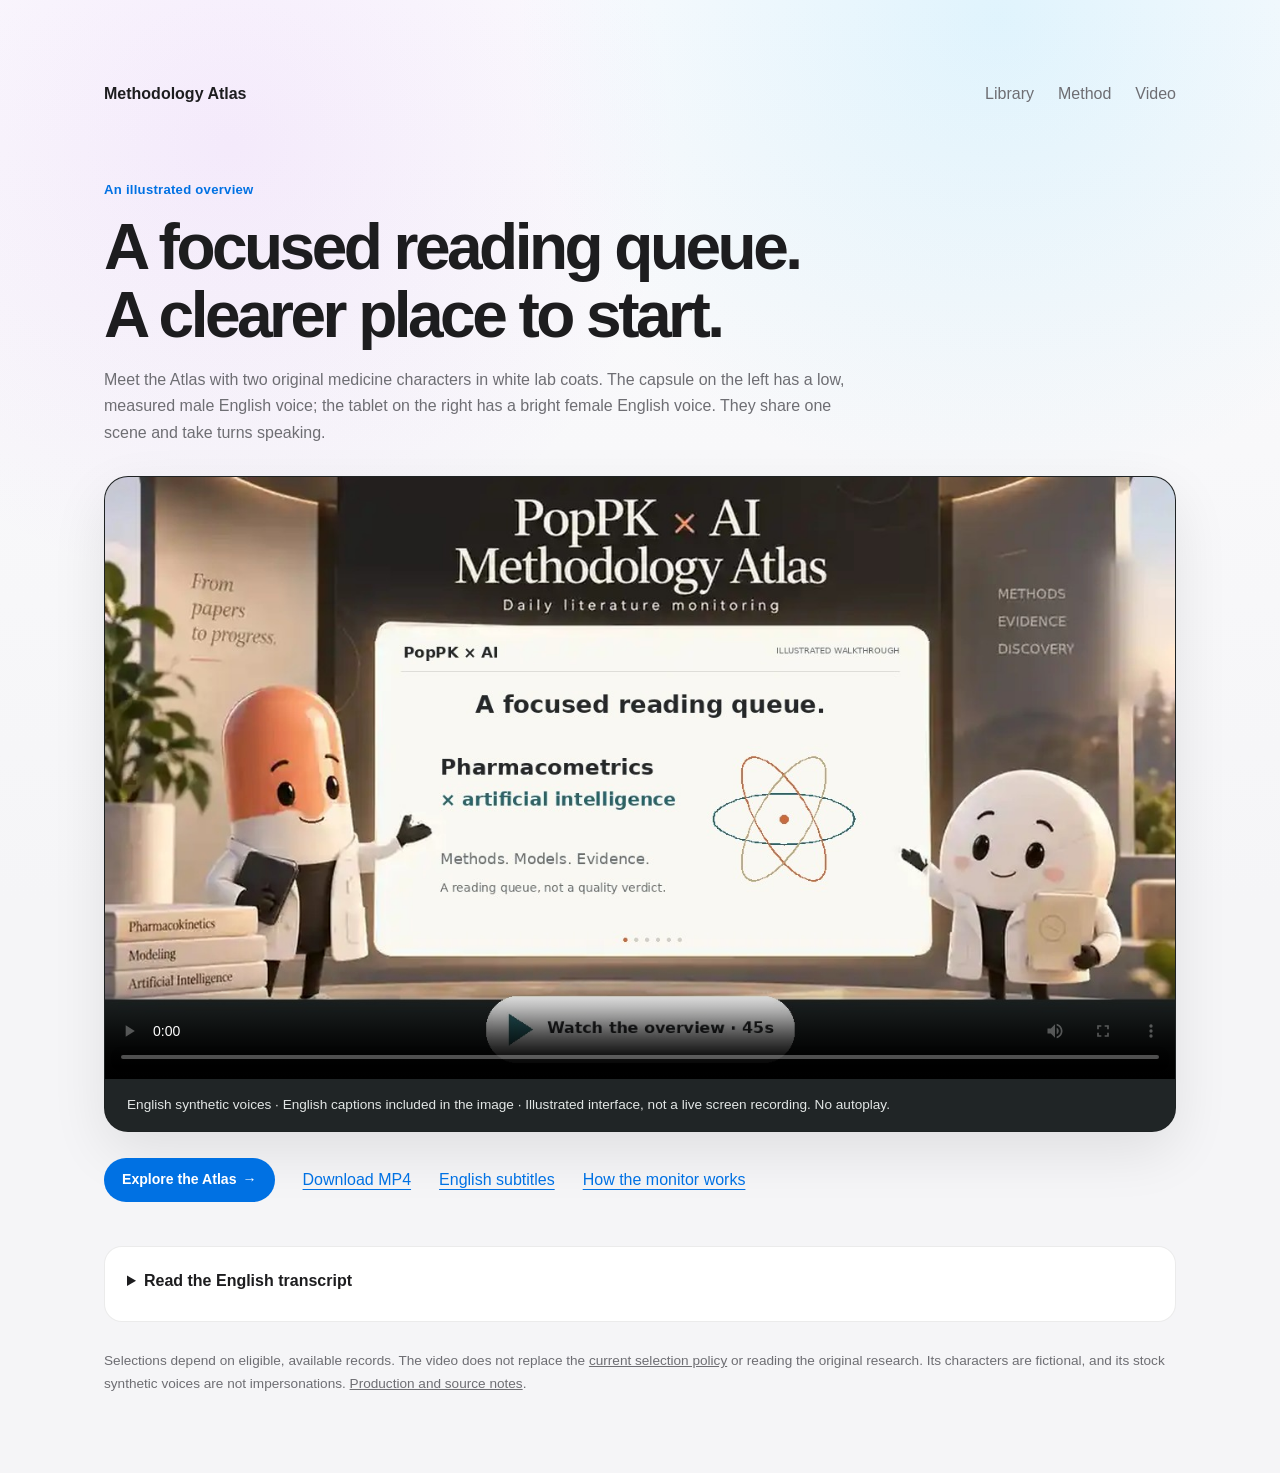
<file: docs/explainer.html>
<!doctype html>
<html lang="en">
<head>
  <meta charset="utf-8">
  <meta name="viewport" content="width=device-width, initial-scale=1">
  <meta name="color-scheme" content="light dark">
  <meta name="description" content="An illustrated, two-voice English walkthrough of the PopPK × AI Methodology Atlas.">
  <title>Watch the overview · PopPK × AI Methodology Atlas</title>
  <link rel="canonical" href="https://nakamarusan.github.io/poppk-ai-literature-monitor/explainer.html">
  <link rel="icon" href="./assets/mark.svg" type="image/svg+xml">
  <link rel="stylesheet" href="./assets/styles.css">
  <style>
    .video-main { max-width: 1120px; margin: 0 auto; padding: 72px 24px 64px; }
    .video-nav { display: flex; flex-wrap: wrap; gap: 24px; align-items: center; margin-bottom: 64px; }
    .video-nav a { color: var(--secondary); text-decoration: none; min-height: 44px; display: inline-flex; align-items: center; }
    .video-nav a:first-child { margin-right: auto; color: var(--text); font-weight: 650; }
    h1 { font-size: clamp(2.2rem, 6vw, 4rem); line-height: 1.05; letter-spacing: -.055em; margin: 0 0 18px; }
    .video-lead { max-width: 760px; color: var(--secondary); line-height: 1.65; margin: 0 0 30px; }
    .video-frame { margin: 0; border: 1px solid var(--line); border-radius: 24px; overflow: hidden; background: #202526; box-shadow: var(--shadow-medium); }
    video { display: block; width: 100%; aspect-ratio: 16/9; background: #202526; }
    .video-caption { padding: 16px 22px; color: #e2e6e5; font-size: .85rem; line-height: 1.5; }
    .video-actions { display: flex; gap: 16px 28px; flex-wrap: wrap; margin: 26px 0 44px; align-items: center; }
    .video-actions a { min-height: 44px; display: inline-flex; align-items: center; }
    .video-actions a:not(.primary-button) { color: var(--blue); text-underline-offset: 4px; }
    .video-transcript { border: 1px solid var(--line); padding: 22px; border-radius: 18px; background: var(--surface-solid); }
    .video-transcript summary { cursor: pointer; font-weight: 650; min-height: 30px; }
    .video-transcript p { color: var(--secondary); line-height: 1.75; }
    .video-transcript strong { color: var(--text); }
    .video-notes { color: var(--secondary); font-size: .85rem; line-height: 1.65; margin-top: 28px; }
    a:focus-visible, summary:focus-visible { outline: 3px solid var(--blue); outline-offset: 4px; }
    @media (max-width: 600px) { .video-main { padding: 24px 16px 40px; } .video-nav { margin-bottom: 40px; gap: 18px; } .video-frame { border-radius: 14px; } }
  </style>
</head>
<body>
  <a class="skip-link" href="#overview">Skip to the video</a>
  <main class="video-main">
    <nav class="video-nav" aria-label="Primary navigation">
      <a href="./">Methodology Atlas</a><a href="./">Library</a><a href="./method.html">Method</a>
      <a href="./explainer.html" aria-current="page">Video</a>
    </nav>
    <p class="eyebrow">An illustrated overview</p>
    <h1 id="overview">A focused reading queue.<br>A clearer place to start.</h1>
    <p class="video-lead">Meet the Atlas with two original medicine characters in white lab coats. The capsule on the left has a low, measured male English voice; the tablet on the right has a bright female English voice. They share one scene and take turns speaking.</p>
    <figure class="video-frame">
      <video controls playsinline preload="metadata" poster="./media/atlas-explainer-poster.jpg" aria-label="PopPK and AI Atlas illustrated overview with two English voices">
        <source src="./media/atlas-explainer.mp4" type="video/mp4">
        <track kind="captions" src="./media/atlas-explainer.vtt" srclang="en" label="English — speaker labels">
        Your browser does not support embedded video. <a href="./media/atlas-explainer.mp4">Open the MP4.</a>
      </video>
      <figcaption class="video-caption">English synthetic voices · English captions included in the image · Illustrated interface, not a live screen recording. No autoplay.</figcaption>
    </figure>
    <div class="video-actions">
      <a class="primary-button" href="./">Explore the Atlas <span aria-hidden="true"> →</span></a>
      <a href="./media/atlas-explainer.mp4" download>Download MP4</a>
      <a href="./media/atlas-explainer.srt" download>English subtitles</a>
      <a href="./method.html">How the monitor works</a>
    </div>
    <details class="video-transcript">
      <summary>Read the English transcript</summary>
      <p><strong>Capsule:</strong> Meet the PopPK and AI Methodology Atlas. A focused reading queue for pharmacometrics and artificial intelligence.</p>
      <p><strong>Tablet:</strong> It searches daily. No new match? Discover an unreported paper from 2020 onward.</p>
      <p><strong>Capsule:</strong> Each brief covers the problem, contribution, new possibilities, and significance. Interpretations use abstracts only.</p>
      <p><strong>Tablet:</strong> Search, filter, and compare. Relevance measures topic fit, not scientific quality.</p>
      <p><strong>Capsule:</strong> Every selected paper is saved in the library. GitHub notifications, daily reports, and the website keep your reading queue up to date.</p>
      <p><strong>Tablet:</strong> Read. Compare. Verify. Open the Atlas, find your next paper, and explore the method.</p>
    </details>
    <p class="video-notes">Selections depend on eligible, available records. The video does not replace the <a href="./method.html">current selection policy</a> or reading the original research. Its characters are fictional, and its stock synthetic voices are not impersonations. <a href="https://github.com/Nakamarusan/poppk-ai-literature-monitor/blob/main/docs/media/README.md">Production and source notes</a>.</p>
  </main>
</body>
</html>
</file>
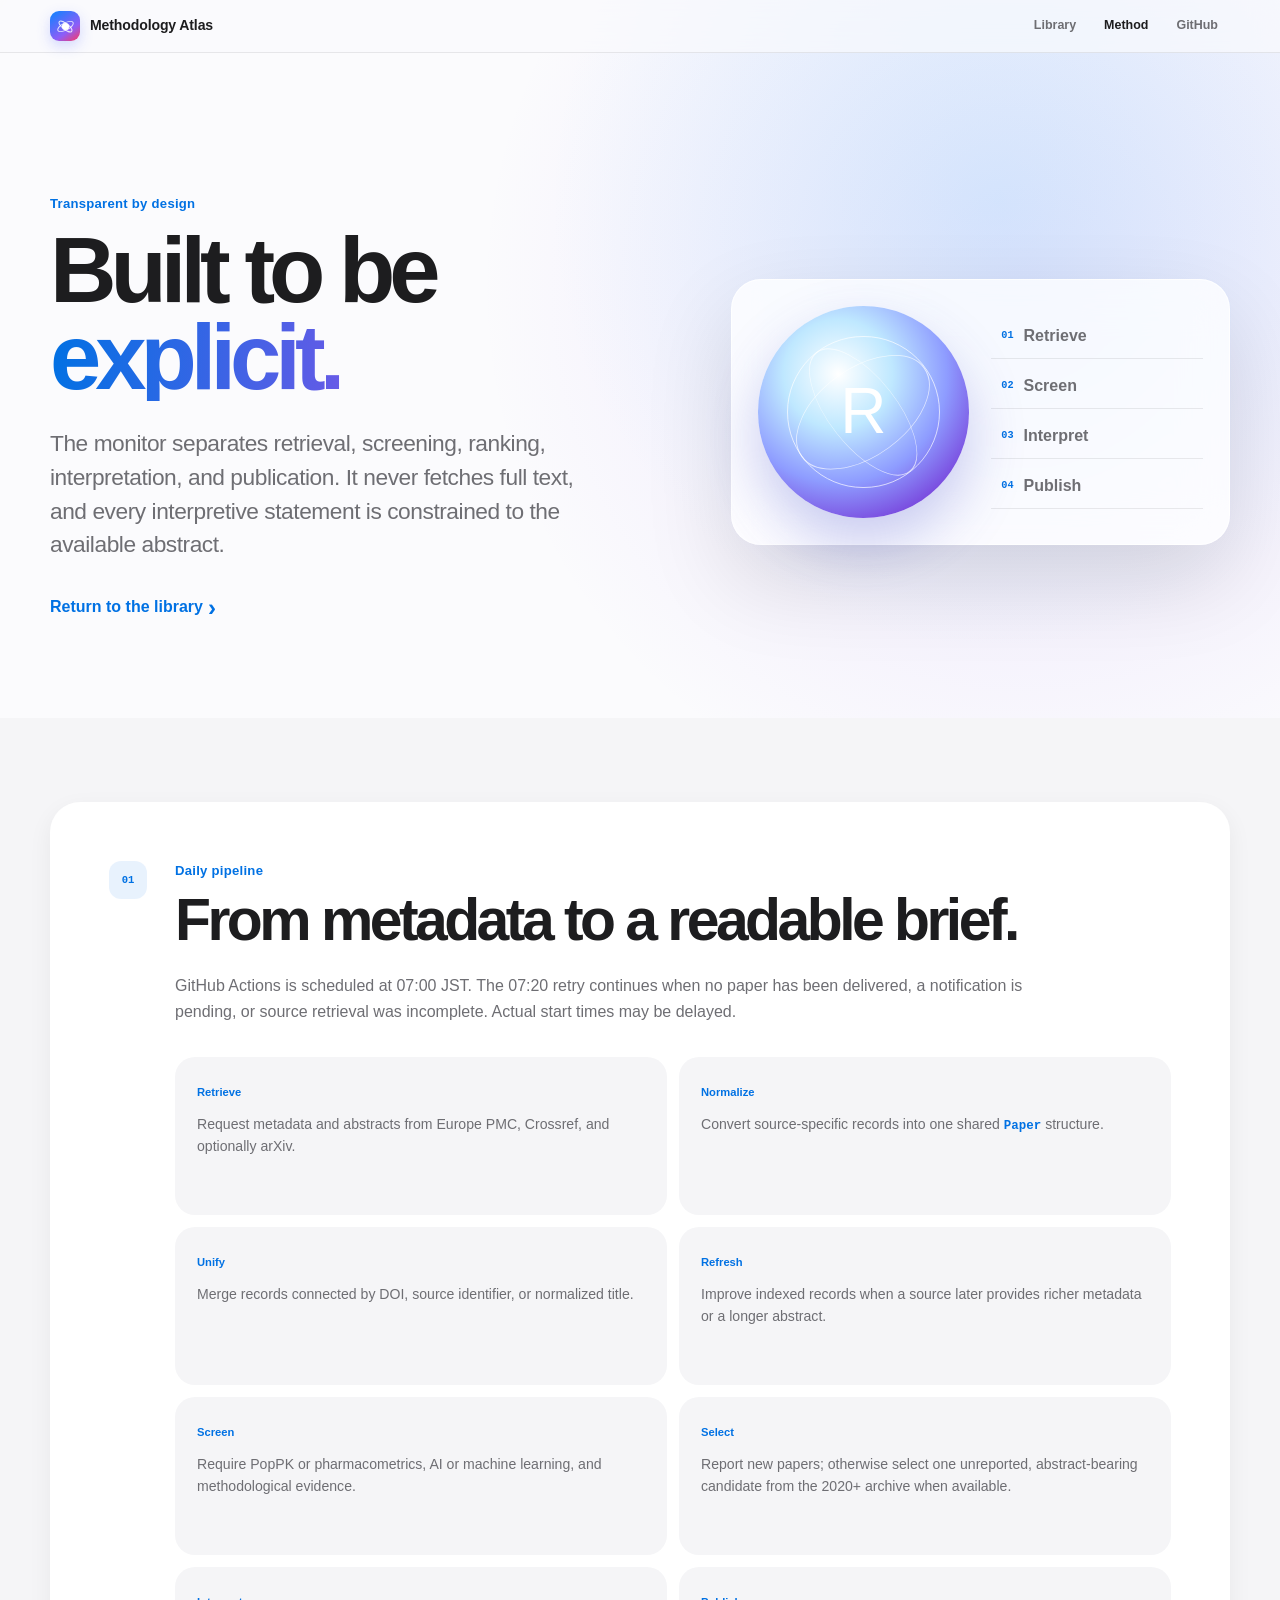
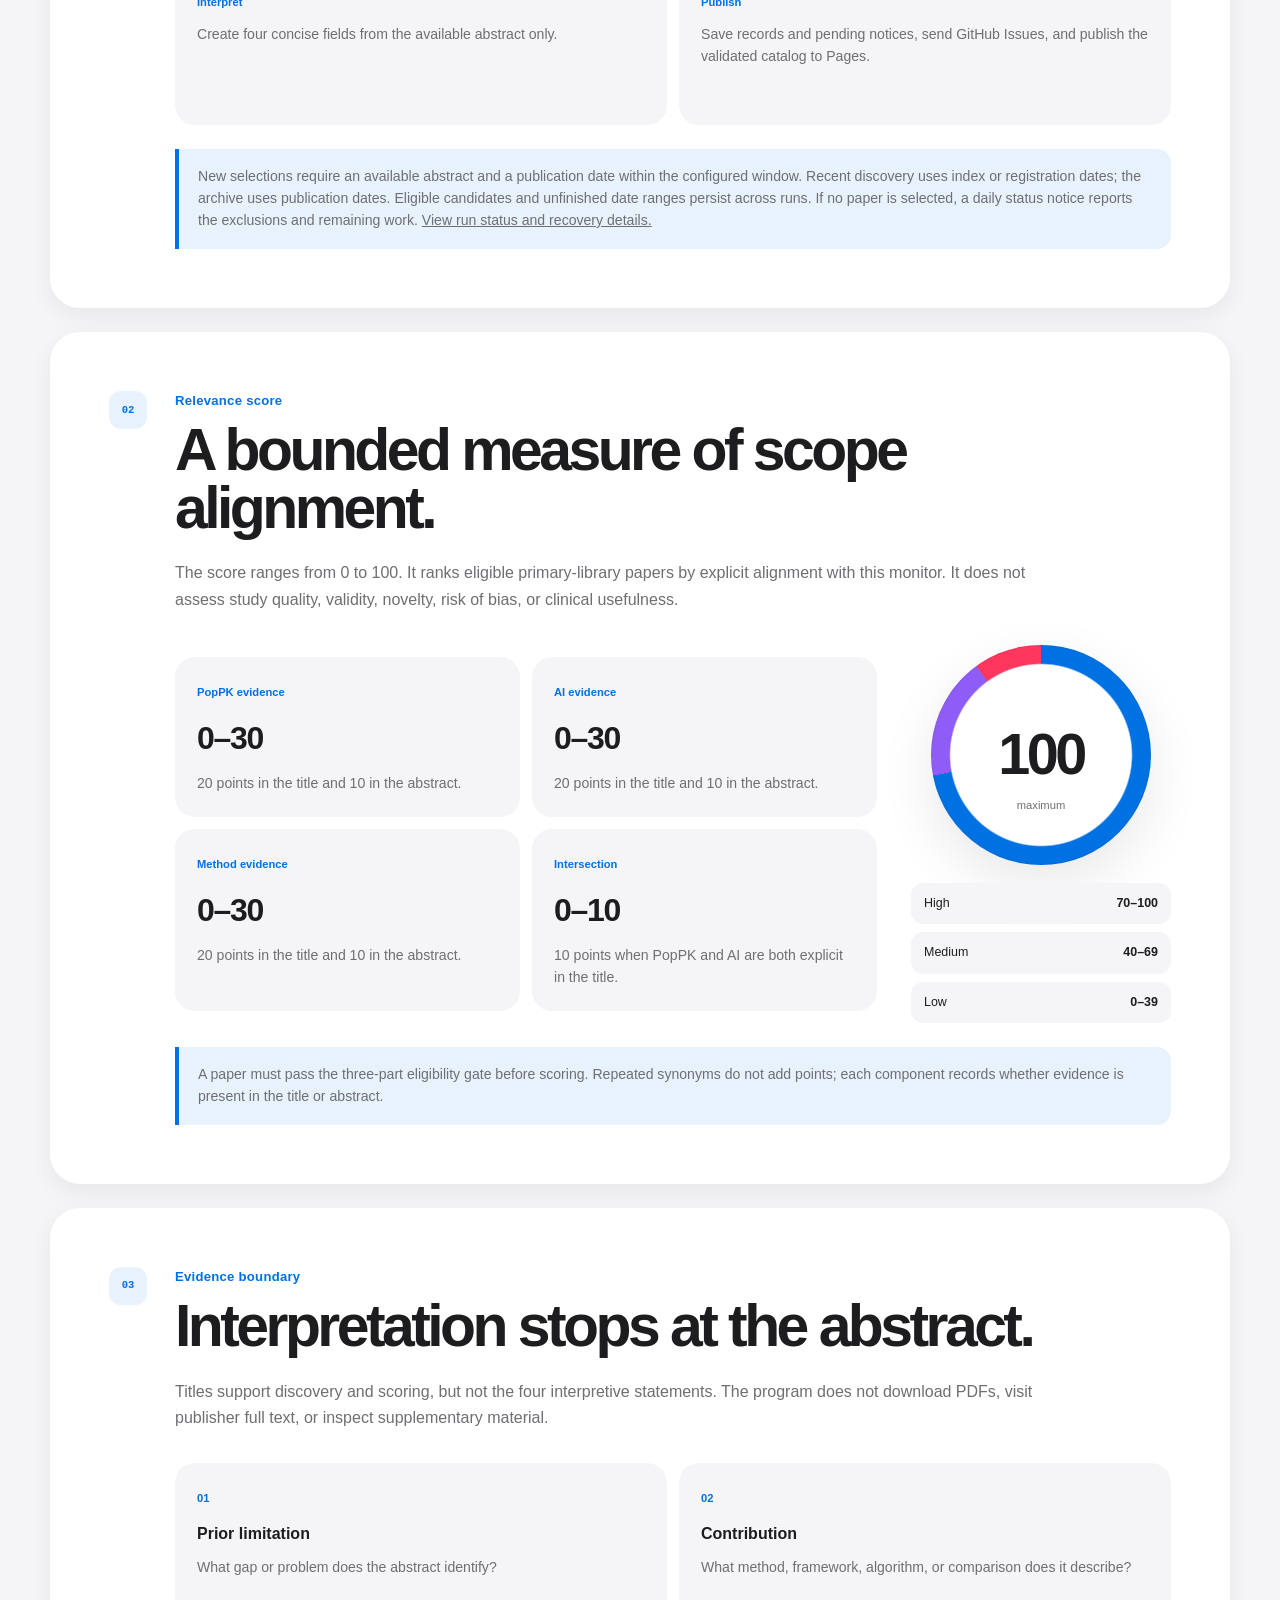
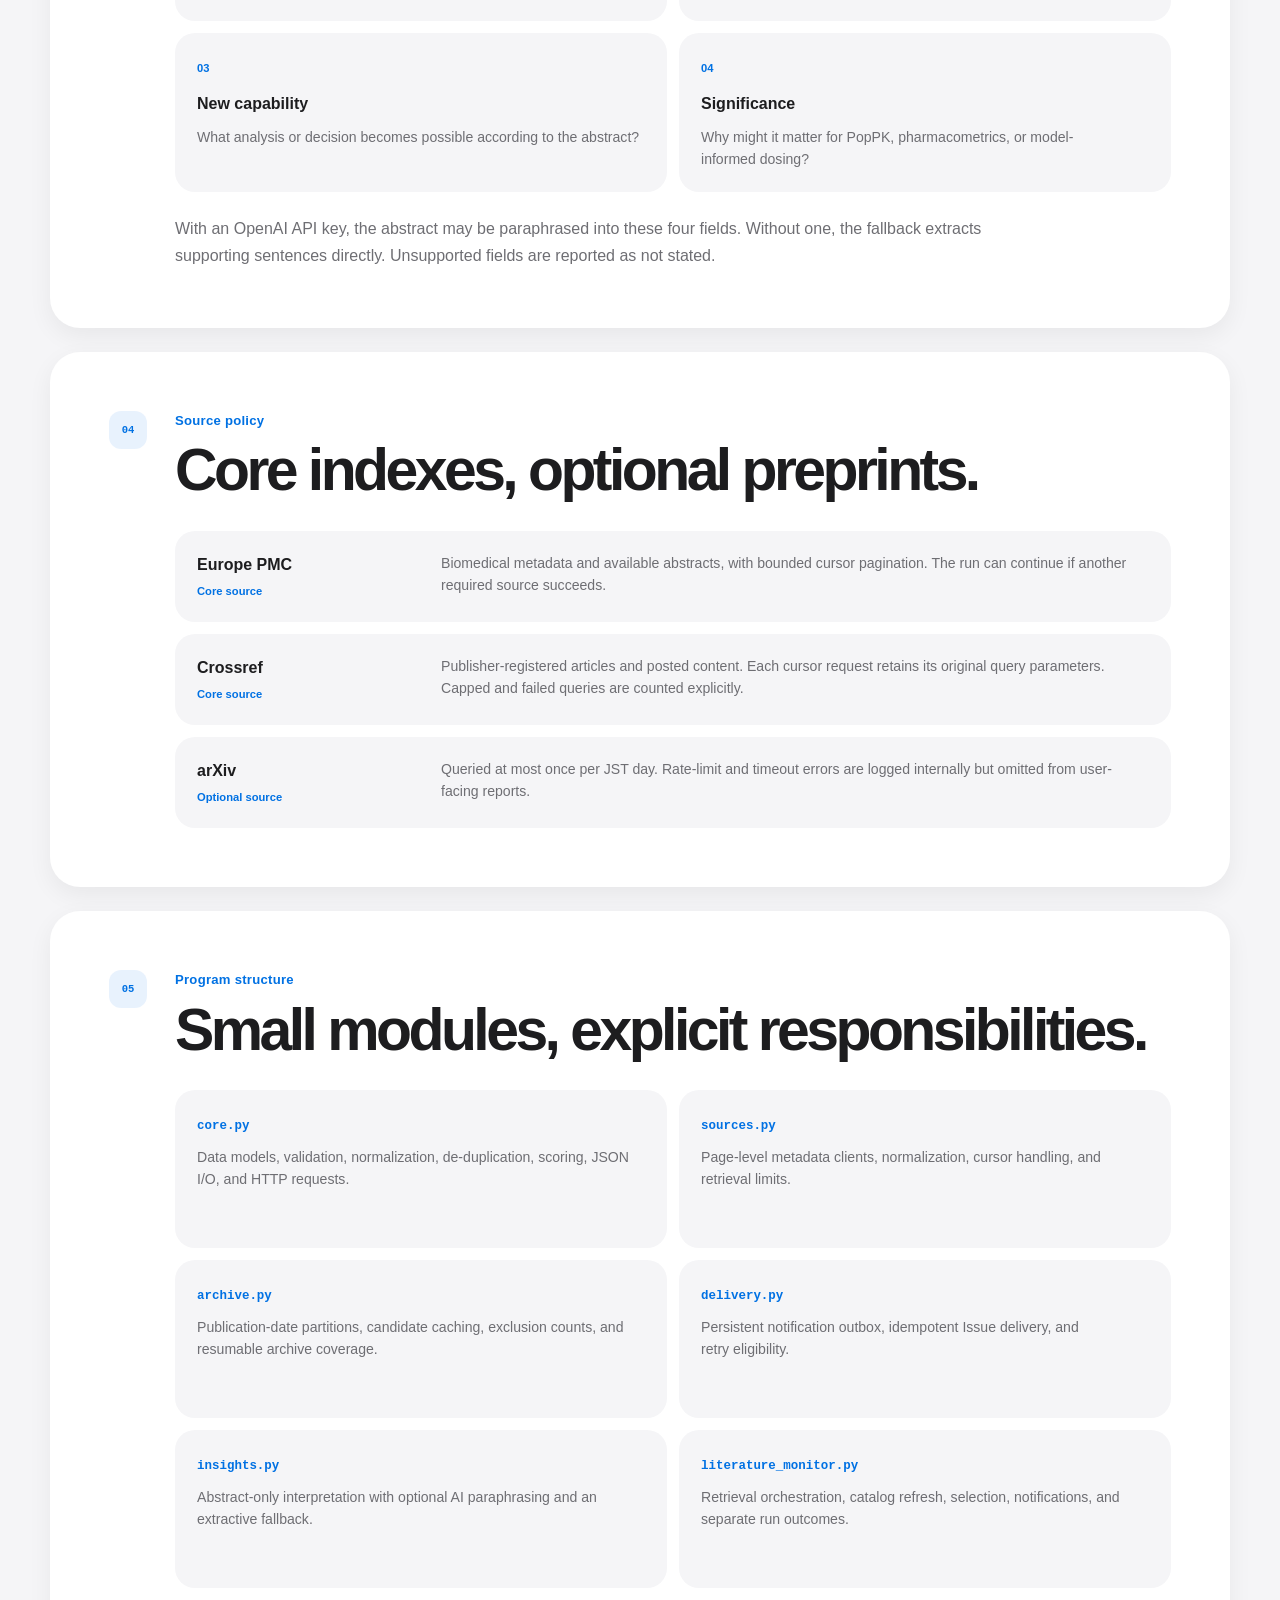
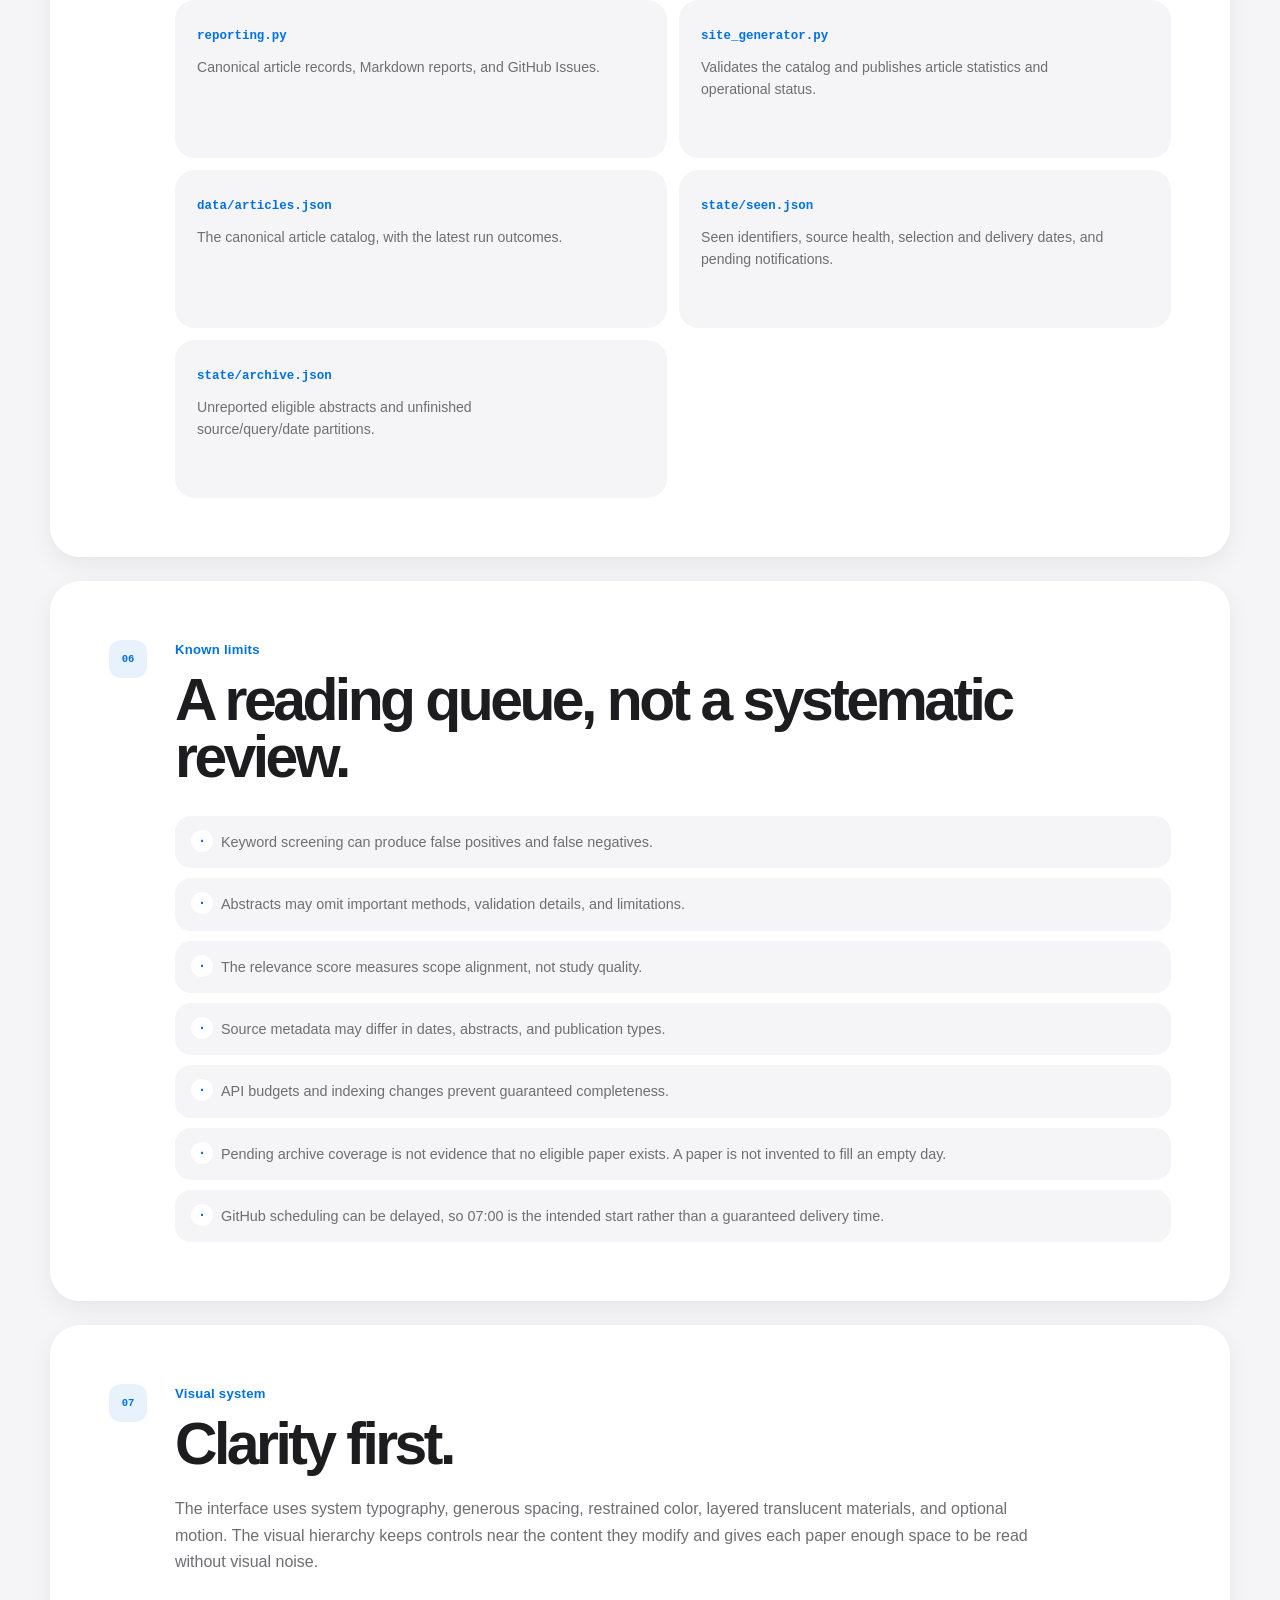
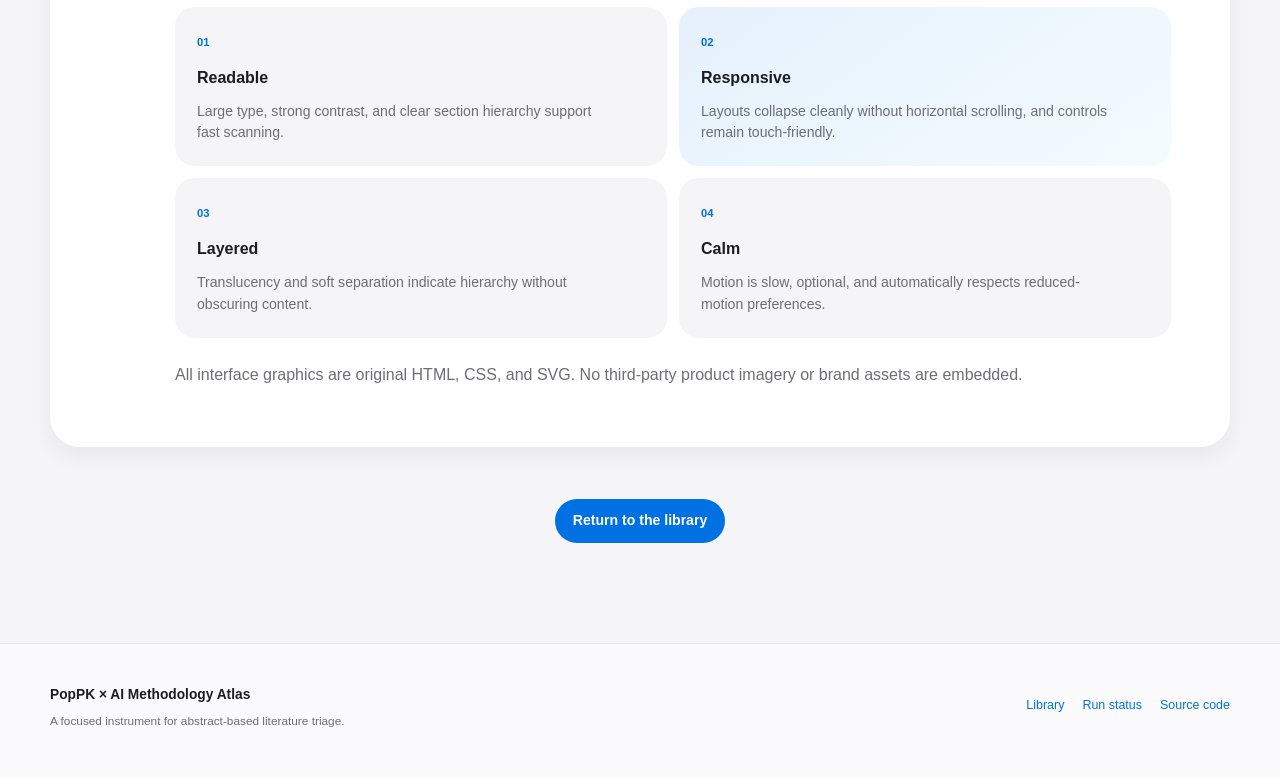
<file: docs/method.html>
<!doctype html>
<html lang="en">
<head>
  <meta charset="utf-8">
  <meta name="viewport" content="width=device-width, initial-scale=1">
  <meta name="description" content="Program architecture, evidence policy, source handling, and relevance scoring for the PopPK × AI literature monitor.">
  <meta name="theme-color" content="#f5f5f7">
  <meta name="color-scheme" content="light dark">
  <meta property="og:type" content="website">
  <meta property="og:title" content="Method · PopPK × AI Methodology Atlas">
  <meta property="og:description" content="How the abstract-only literature monitor retrieves, screens, scores, interprets, and publishes papers.">
  <meta property="og:url" content="https://nakamarusan.github.io/poppk-ai-literature-monitor/method.html">
  <meta name="twitter:card" content="summary">
  <link rel="canonical" href="https://nakamarusan.github.io/poppk-ai-literature-monitor/method.html">
  <link rel="icon" href="./assets/mark.svg" type="image/svg+xml">
  <title>Method · PopPK × AI Methodology Atlas</title>
  <link rel="stylesheet" href="./assets/styles.css">
</head>
<body class="method-page">
  <a class="skip-link" href="#method">Skip to the method</a>
  <header class="method-header">
    <nav class="global-nav" aria-label="Primary navigation">
      <div class="shell nav-inner">
        <a class="brand" href="./" aria-label="Methodology Atlas home">
          <span class="brand-mark" aria-hidden="true">
            <svg viewBox="0 0 32 32" role="img">
              <circle cx="16" cy="16" r="5"></circle>
              <ellipse cx="16" cy="16" rx="12" ry="5" transform="rotate(-28 16 16)"></ellipse>
              <ellipse cx="16" cy="16" rx="11" ry="4" transform="rotate(38 16 16)"></ellipse>
            </svg>
          </span>
          <span>Methodology Atlas</span>
        </a>
        <div class="nav-links">
          <a href="./">Library</a>
          <a class="active" href="./method.html" aria-current="page">Method</a>
          <a href="https://github.com/Nakamarusan/poppk-ai-literature-monitor" target="_blank" rel="noopener noreferrer">GitHub</a>
        </div>
      </div>
    </nav>
    <section class="method-hero shell">
      <div>
        <p class="eyebrow">Transparent by design</p>
        <h1>Built to be <span>explicit.</span></h1>
        <p class="hero-lead">The monitor separates retrieval, screening, ranking, interpretation, and publication. It never fetches full text, and every interpretive statement is constrained to the available abstract.</p>
        <a class="secondary-link" href="./">Return to the library <span aria-hidden="true">›</span></a>
      </div>
      <div class="method-visual" aria-label="Program stages">
        <div class="method-orb" aria-hidden="true"><span></span><span></span><span></span><strong>R</strong></div>
        <ol><li><span>01</span>Retrieve</li><li><span>02</span>Screen</li><li><span>03</span>Interpret</li><li><span>04</span>Publish</li></ol>
      </div>
    </section>
  </header>
  <main id="method" class="method-main">
    <div class="shell method-stack">
      <section class="method-section">
        <div class="section-heading"><span>01</span><div><p class="eyebrow">Daily pipeline</p><h2>From metadata to a readable brief.</h2></div></div>
        <p class="section-lead">GitHub Actions is scheduled at 07:00 JST. The 07:20 retry continues when no paper has been delivered, a notification is pending, or source retrieval was incomplete. Actual start times may be delayed.</p>
        <ol class="pipeline-grid">
          <li><span>Retrieve</span><p>Request metadata and abstracts from Europe PMC, Crossref, and optionally arXiv.</p></li>
          <li><span>Normalize</span><p>Convert source-specific records into one shared <code>Paper</code> structure.</p></li>
          <li><span>Unify</span><p>Merge records connected by DOI, source identifier, or normalized title.</p></li>
          <li><span>Refresh</span><p>Improve indexed records when a source later provides richer metadata or a longer abstract.</p></li>
          <li><span>Screen</span><p>Require PopPK or pharmacometrics, AI or machine learning, and methodological evidence.</p></li>
          <li><span>Select</span><p>Report new papers; otherwise select one unreported, abstract-bearing candidate from the 2020+ archive when available.</p></li>
          <li><span>Interpret</span><p>Create four concise fields from the available abstract only.</p></li>
          <li><span>Publish</span><p>Save records and pending notices, send GitHub Issues, and publish the validated catalog to Pages.</p></li>
        </ol>
        <aside class="info-callout">New selections require an available abstract and a publication date within the configured window. Recent discovery uses index or registration dates; the archive uses publication dates. Eligible candidates and unfinished date ranges persist across runs. If no paper is selected, a daily status notice reports the exclusions and remaining work. <a href="./run-status.html">View run status and recovery details.</a></aside>
      </section>
      <section id="score" class="method-section">
        <div class="section-heading"><span>02</span><div><p class="eyebrow">Relevance score</p><h2>A bounded measure of scope alignment.</h2></div></div>
        <p class="section-lead">The score ranges from 0 to 100. It ranks eligible primary-library papers by explicit alignment with this monitor. It does not assess study quality, validity, novelty, risk of bias, or clinical usefulness.</p>
        <div class="score-layout">
          <div class="score-components">
            <article><span>PopPK evidence</span><strong>0–30</strong><p>20 points in the title and 10 in the abstract.</p></article>
            <article><span>AI evidence</span><strong>0–30</strong><p>20 points in the title and 10 in the abstract.</p></article>
            <article><span>Method evidence</span><strong>0–30</strong><p>20 points in the title and 10 in the abstract.</p></article>
            <article><span>Intersection</span><strong>0–10</strong><p>10 points when PopPK and AI are both explicit in the title.</p></article>
          </div>
          <div class="score-summary">
            <div class="score-hero-ring"><strong>100</strong><span>maximum</span></div>
            <div class="threshold-list"><p><span>High</span><strong>70–100</strong></p><p><span>Medium</span><strong>40–69</strong></p><p><span>Low</span><strong>0–39</strong></p></div>
          </div>
        </div>
        <aside class="info-callout">A paper must pass the three-part eligibility gate before scoring. Repeated synonyms do not add points; each component records whether evidence is present in the title or abstract.</aside>
      </section>
      <section class="method-section">
        <div class="section-heading"><span>03</span><div><p class="eyebrow">Evidence boundary</p><h2>Interpretation stops at the abstract.</h2></div></div>
        <p class="section-lead">Titles support discovery and scoring, but not the four interpretive statements. The program does not download PDFs, visit publisher full text, or inspect supplementary material.</p>
        <div class="feature-grid">
          <article><span>01</span><h3>Prior limitation</h3><p>What gap or problem does the abstract identify?</p></article>
          <article><span>02</span><h3>Contribution</h3><p>What method, framework, algorithm, or comparison does it describe?</p></article>
          <article><span>03</span><h3>New capability</h3><p>What analysis or decision becomes possible according to the abstract?</p></article>
          <article><span>04</span><h3>Significance</h3><p>Why might it matter for PopPK, pharmacometrics, or model-informed dosing?</p></article>
        </div>
        <p class="body-copy">With an OpenAI API key, the abstract may be paraphrased into these four fields. Without one, the fallback extracts supporting sentences directly. Unsupported fields are reported as not stated.</p>
      </section>
      <section class="method-section">
        <div class="section-heading"><span>04</span><div><p class="eyebrow">Source policy</p><h2>Core indexes, optional preprints.</h2></div></div>
        <div class="source-cards">
          <article><div><strong>Europe PMC</strong><span>Core source</span></div><p>Biomedical metadata and available abstracts, with bounded cursor pagination. The run can continue if another required source succeeds.</p></article>
          <article><div><strong>Crossref</strong><span>Core source</span></div><p>Publisher-registered articles and posted content. Each cursor request retains its original query parameters. Capped and failed queries are counted explicitly.</p></article>
          <article><div><strong>arXiv</strong><span>Optional source</span></div><p>Queried at most once per JST day. Rate-limit and timeout errors are logged internally but omitted from user-facing reports.</p></article>
        </div>
      </section>
      <section class="method-section">
        <div class="section-heading"><span>05</span><div><p class="eyebrow">Program structure</p><h2>Small modules, explicit responsibilities.</h2></div></div>
        <div class="module-grid">
          <article><code>core.py</code><p>Data models, validation, normalization, de-duplication, scoring, JSON I/O, and HTTP requests.</p></article>
          <article><code>sources.py</code><p>Page-level metadata clients, normalization, cursor handling, and retrieval limits.</p></article>
          <article><code>archive.py</code><p>Publication-date partitions, candidate caching, exclusion counts, and resumable archive coverage.</p></article>
          <article><code>delivery.py</code><p>Persistent notification outbox, idempotent Issue delivery, and retry eligibility.</p></article>
          <article><code>insights.py</code><p>Abstract-only interpretation with optional AI paraphrasing and an extractive fallback.</p></article>
          <article><code>literature_monitor.py</code><p>Retrieval orchestration, catalog refresh, selection, notifications, and separate run outcomes.</p></article>
          <article><code>reporting.py</code><p>Canonical article records, Markdown reports, and GitHub Issues.</p></article>
          <article><code>site_generator.py</code><p>Validates the catalog and publishes article statistics and operational status.</p></article>
          <article><code>data/articles.json</code><p>The canonical article catalog, with the latest run outcomes.</p></article>
          <article><code>state/seen.json</code><p>Seen identifiers, source health, selection and delivery dates, and pending notifications.</p></article>
          <article><code>state/archive.json</code><p>Unreported eligible abstracts and unfinished source/query/date partitions.</p></article>
        </div>
      </section>
      <section class="method-section">
        <div class="section-heading"><span>06</span><div><p class="eyebrow">Known limits</p><h2>A reading queue, not a systematic review.</h2></div></div>
        <ul class="limitations-list">
          <li>Keyword screening can produce false positives and false negatives.</li>
          <li>Abstracts may omit important methods, validation details, and limitations.</li>
          <li>The relevance score measures scope alignment, not study quality.</li>
          <li>Source metadata may differ in dates, abstracts, and publication types.</li>
          <li>API budgets and indexing changes prevent guaranteed completeness.</li>
          <li>Pending archive coverage is not evidence that no eligible paper exists. A paper is not invented to fill an empty day.</li>
          <li>GitHub scheduling can be delayed, so 07:00 is the intended start rather than a guaranteed delivery time.</li>
        </ul>
      </section>
      <section class="method-section">
        <div class="section-heading"><span>07</span><div><p class="eyebrow">Visual system</p><h2>Clarity first.</h2></div></div>
        <p class="section-lead">The interface uses system typography, generous spacing, restrained color, layered translucent materials, and optional motion. The visual hierarchy keeps controls near the content they modify and gives each paper enough space to be read without visual noise.</p>
        <div class="feature-grid visual-principles">
          <article><span>01</span><h3>Readable</h3><p>Large type, strong contrast, and clear section hierarchy support fast scanning.</p></article>
          <article><span>02</span><h3>Responsive</h3><p>Layouts collapse cleanly without horizontal scrolling, and controls remain touch-friendly.</p></article>
          <article><span>03</span><h3>Layered</h3><p>Translucency and soft separation indicate hierarchy without obscuring content.</p></article>
          <article><span>04</span><h3>Calm</h3><p>Motion is slow, optional, and automatically respects reduced-motion preferences.</p></article>
        </div>
        <p class="body-copy">All interface graphics are original HTML, CSS, and SVG. No third-party product imagery or brand assets are embedded.</p>
      </section>
      <div class="method-return"><a class="primary-button" href="./">Return to the library</a></div>
    </div>
  </main>
  <footer class="site-footer">
    <div class="shell footer-inner">
      <div><strong>PopPK × AI Methodology Atlas</strong><p>A focused instrument for abstract-based literature triage.</p></div>
      <div class="footer-links"><a href="./">Library</a><a href="./run-status.html">Run status</a><a href="https://github.com/Nakamarusan/poppk-ai-literature-monitor" target="_blank" rel="noopener noreferrer">Source code</a></div>
    </div>
  </footer>
</body>
</html>
</file>
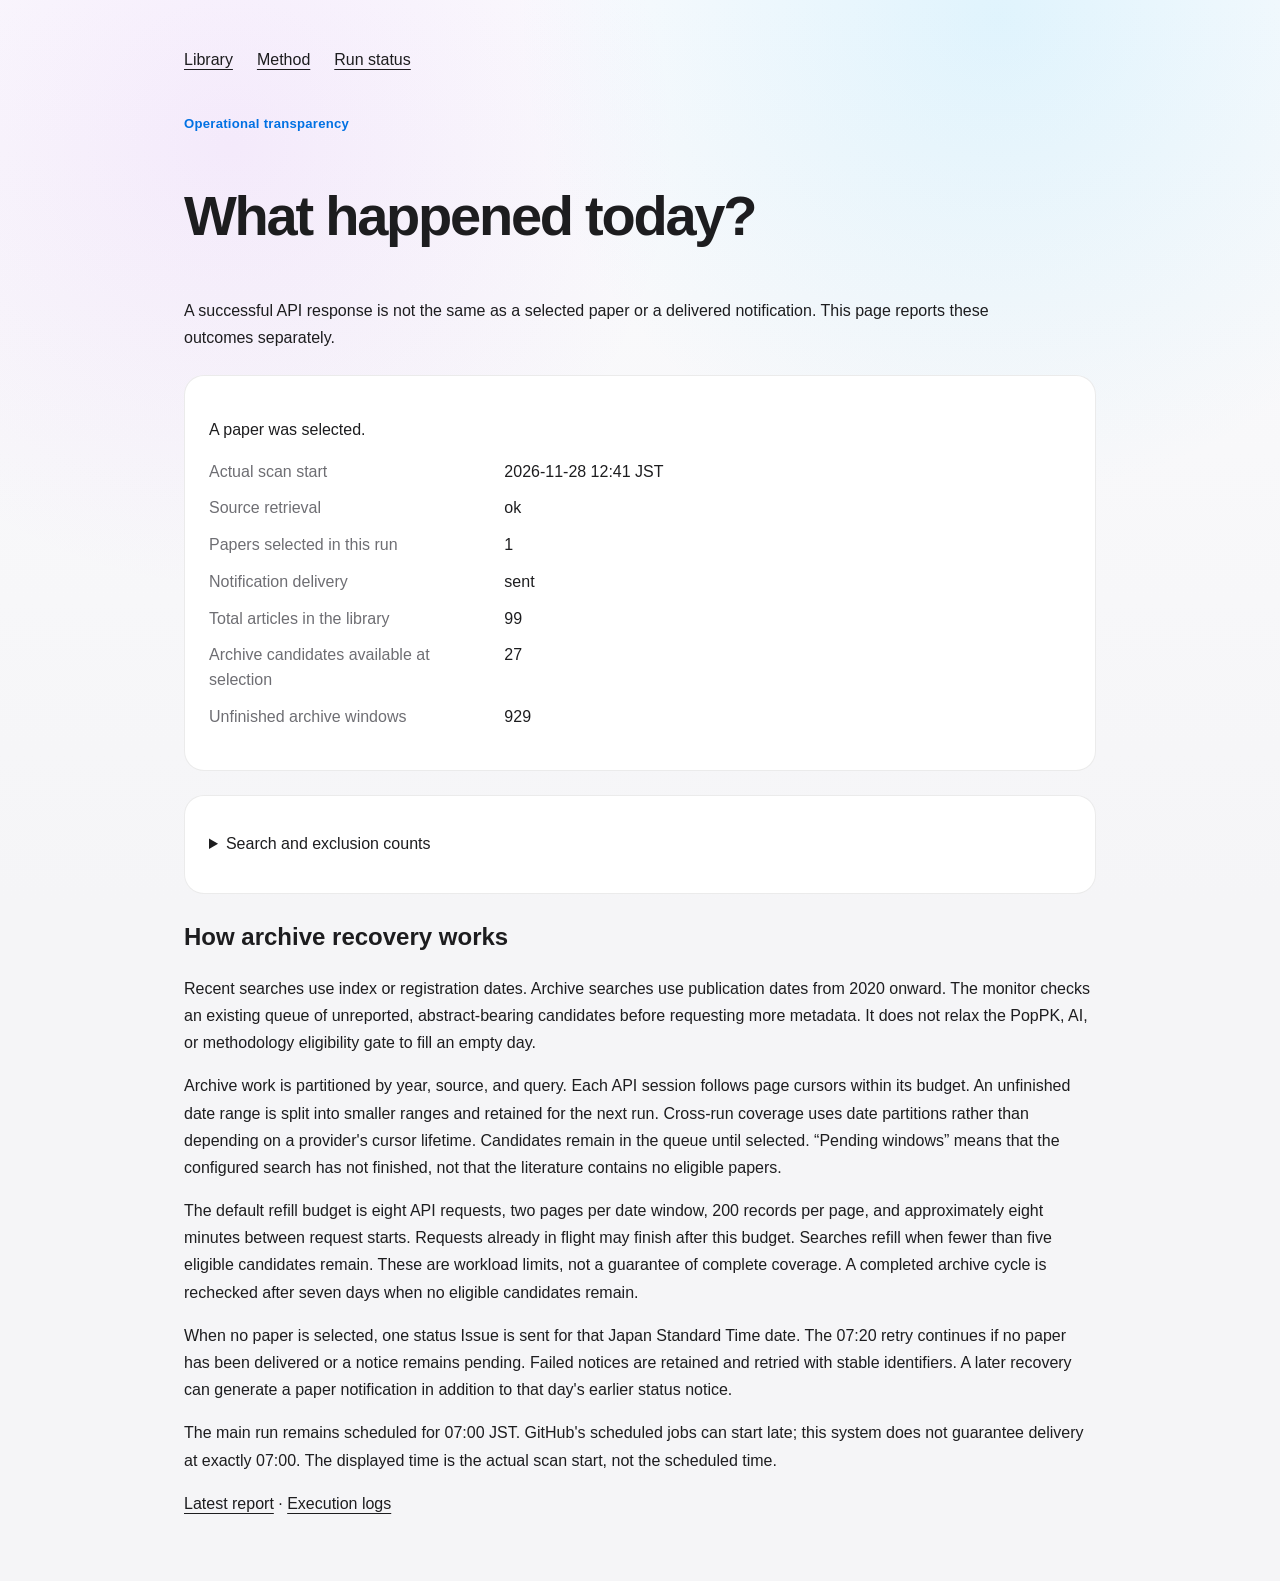
<file: docs/run-status.html>
<!doctype html>
<html lang="en">
<head>
  <meta charset="utf-8">
  <meta name="viewport" content="width=device-width, initial-scale=1">
  <meta name="color-scheme" content="light dark">
  <title>Run status · PopPK × AI Methodology Atlas</title>
  <meta name="description" content="Retrieval, selection, archive coverage, and delivery status for the literature monitor.">
  <link rel="canonical" href="https://nakamarusan.github.io/poppk-ai-literature-monitor/run-status.html">
  <link rel="stylesheet" href="./assets/styles.css">
  <link rel="icon" href="./assets/mark.svg" type="image/svg+xml">
  <style>
    main { max-width: 960px; padding: 48px 24px; margin: auto; }
    nav { display: flex; flex-wrap: wrap; gap: 24px; margin-bottom: 40px; }
    h1 { font-size: clamp(2rem, 6vw, 3.5rem); letter-spacing: -.04em; }
    p, li { line-height: 1.7; }
    .status-card { padding: 24px; border: 1px solid var(--line); border-radius: 20px; background: var(--surface-solid); margin: 24px 0; }
    dl { display: grid; grid-template-columns: minmax(120px, 1fr) 2fr; gap: 12px; }
    dt { color: var(--secondary); } dd { margin: 0; overflow-wrap: anywhere; }
    pre { white-space: pre-wrap; overflow-wrap: anywhere; font-size: .8rem; line-height: 1.6; }
    summary { cursor: pointer; padding: 12px 0; } a { text-underline-offset: 4px; }
  </style>
</head>
<body>
<main>
  <nav aria-label="Primary navigation"><a href="./">Library</a><a href="./method.html">Method</a><a href="./run-status.html" aria-current="page">Run status</a></nav>
  <p class="eyebrow">Operational transparency</p><h1>What happened today?</h1>
  <p>A successful API response is not the same as a selected paper or a delivered notification. This page reports these outcomes separately.</p>
  <section class="status-card" aria-live="polite"><p id="message">Loading the latest run…</p><dl id="status"></dl></section>
  <details class="status-card"><summary>Search and exclusion counts</summary><pre id="details">No details loaded.</pre></details>
  <h2>How archive recovery works</h2>
  <p>Recent searches use index or registration dates. Archive searches use publication dates from 2020 onward. The monitor checks an existing queue of unreported, abstract-bearing candidates before requesting more metadata. It does not relax the PopPK, AI, or methodology eligibility gate to fill an empty day.</p>
  <p>Archive work is partitioned by year, source, and query. Each API session follows page cursors within its budget. An unfinished date range is split into smaller ranges and retained for the next run. Cross-run coverage uses date partitions rather than depending on a provider's cursor lifetime. Candidates remain in the queue until selected. “Pending windows” means that the configured search has not finished, not that the literature contains no eligible papers.</p>
  <p>The default refill budget is eight API requests, two pages per date window, 200 records per page, and approximately eight minutes between request starts. Requests already in flight may finish after this budget. Searches refill when fewer than five eligible candidates remain. These are workload limits, not a guarantee of complete coverage. A completed archive cycle is rechecked after seven days when no eligible candidates remain.</p>
  <p>When no paper is selected, one status Issue is sent for that Japan Standard Time date. The 07:20 retry continues if no paper has been delivered or a notice remains pending. Failed notices are retained and retried with stable identifiers. A later recovery can generate a paper notification in addition to that day's earlier status notice.</p>
  <p>The main run remains scheduled for 07:00 JST. GitHub's scheduled jobs can start late; this system does not guarantee delivery at exactly 07:00. The displayed time is the actual scan start, not the scheduled time.</p>
  <p><a href="https://github.com/Nakamarusan/poppk-ai-literature-monitor/blob/main/reports/latest.md">Latest report</a> · <a href="https://github.com/Nakamarusan/poppk-ai-literature-monitor/actions">Execution logs</a></p>
</main>
<script>
(async () => {
  const message = document.getElementById('message');
  try {
    const response = await fetch('./articles.json', {cache: 'no-store'});
    if (!response.ok) throw new Error('The catalog could not be retrieved.');
    const catalog = await response.json();
    const run = catalog.run_status || {};
    if (!run.checked_at) { message.textContent = 'Detailed run status will appear after the next monitor execution.'; return; }
    const outcomes = {selected: 'A paper was selected.', already_selected_today: 'Today’s previously selected papers are retained.', search_pending: 'No paper selected yet; archive exploration will continue.', no_eligible_candidate: 'No unreported eligible candidate in the completed search.', source_error: 'Some sources failed; see the execution details.'};
    message.textContent = outcomes[run.selection_status] || run.selection_status;
    const entries = [['Actual scan start', run.checked_at], ['Source retrieval', run.source_status],
      ['Papers selected in this run', run.selected_count], ['Notification delivery', run.delivery_status],
      ['Total articles in the library', catalog.article_count],
      ['Archive candidates available at selection', run.archive?.eligible_candidates ?? 'Not needed'],
      ['Unfinished archive windows', run.archive?.pending_windows ?? 'Not checked in this run']];
    const list = document.getElementById('status');
    for (const [key, value] of entries) {
      const term = document.createElement('dt'); term.textContent = key;
      const definition = document.createElement('dd'); definition.textContent = String(value);
      list.append(term, definition);
    }
    // API-derived strings are rendered as text, never as executable markup.
    document.getElementById('details').textContent = JSON.stringify(run, null, 2);
  } catch (error) { message.textContent = 'Run details could not be loaded. The execution logs are available below.'; }
})();
</script>
</body>
</html>
</file>
<file: docs/assets/styles.css>
/*
 * Clear, system-native publication interface.
 * The visual system uses restrained color, generous spacing, layered materials,
 * readable typography, and touch-friendly controls. All graphics are original.
 */
:root {
  color-scheme: light dark;
  --page: #f5f5f7;
  --page-soft: #fbfbfd;
  --surface: rgba(255, 255, 255, 0.78);
  --surface-solid: #ffffff;
  --surface-muted: #f5f5f7;
  --text: #1d1d1f;
  --secondary: #6e6e73;
  --tertiary: #86868b;
  --line: rgba(0, 0, 0, 0.08);
  --line-strong: rgba(0, 0, 0, 0.14);
  --blue: #0071e3;
  --blue-hover: #0077ed;
  --blue-soft: rgba(0, 113, 227, 0.09);
  --green: #34c759;
  --orange: #ff9f0a;
  --purple: #8e5df7;
  --pink: #ff375f;
  --shadow-small: 0 8px 24px rgba(0, 0, 0, 0.06);
  --shadow-medium: 0 20px 55px rgba(0, 0, 0, 0.09);
  --shadow-large: 0 36px 90px rgba(0, 0, 0, 0.12);
  --shell: 1180px;
  --display: -apple-system, BlinkMacSystemFont, "SF Pro Display", "Helvetica Neue", Arial, sans-serif;
  --text-font: -apple-system, BlinkMacSystemFont, "SF Pro Text", "Helvetica Neue", Arial, sans-serif;
  --mono: "SFMono-Regular", Consolas, "Liberation Mono", monospace;
}

* { box-sizing: border-box; }
html { scroll-behavior: smooth; }
body {
  margin: 0;
  min-width: 320px;
  color: var(--text);
  background: var(--page);
  font-family: var(--text-font);
  line-height: 1.55;
  text-rendering: optimizeLegibility;
  -webkit-font-smoothing: antialiased;
}
body::before {
  position: fixed;
  z-index: -1;
  inset: 0;
  background:
    radial-gradient(circle at 78% 2%, rgba(100, 210, 255, 0.18), transparent 30rem),
    radial-gradient(circle at 18% 16%, rgba(191, 90, 242, 0.10), transparent 28rem),
    linear-gradient(180deg, var(--page-soft), var(--page));
  content: "";
  pointer-events: none;
}

a { color: inherit; }
button, input, select { font: inherit; }
button, select { cursor: pointer; }
code { font-family: var(--mono); }
h1, h2, h3, p { text-wrap: pretty; }
.shell { width: min(calc(100% - 40px), var(--shell)); margin-inline: auto; }

.skip-link {
  position: fixed;
  z-index: 1000;
  top: 12px;
  left: 12px;
  min-height: 44px;
  padding: 11px 16px;
  border-radius: 999px;
  background: var(--text);
  color: var(--surface-solid);
  text-decoration: none;
  transform: translateY(-180%);
  transition: transform 160ms ease;
}
.skip-link:focus { transform: translateY(0); }

/* Global navigation */
.global-nav {
  position: sticky;
  z-index: 100;
  top: 0;
  border-bottom: 1px solid var(--line);
  background: rgba(250, 250, 252, 0.72);
  -webkit-backdrop-filter: saturate(180%) blur(20px);
  backdrop-filter: saturate(180%) blur(20px);
}
.nav-inner {
  display: flex;
  min-height: 52px;
  align-items: center;
  justify-content: space-between;
  gap: 28px;
}
.brand {
  display: inline-flex;
  min-height: 44px;
  align-items: center;
  gap: 10px;
  color: var(--text);
  font-size: 0.88rem;
  font-weight: 650;
  letter-spacing: -0.01em;
  text-decoration: none;
}
.brand-mark {
  display: grid;
  width: 30px;
  height: 30px;
  place-items: center;
  border-radius: 9px;
  background: linear-gradient(145deg, #0a84ff, #8e5df7 65%, #ff375f);
  box-shadow: 0 5px 14px rgba(67, 90, 255, 0.22);
}
.brand-mark svg { width: 23px; height: 23px; overflow: visible; }
.brand-mark circle { fill: #ffffff; }
.brand-mark ellipse { fill: none; stroke: rgba(255, 255, 255, 0.82); stroke-width: 1.3; }
.nav-links { display: flex; align-items: center; gap: 4px; }
.nav-links a {
  display: inline-flex;
  min-height: 44px;
  align-items: center;
  padding: 0 12px;
  border-radius: 999px;
  color: var(--secondary);
  font-size: 0.78rem;
  font-weight: 550;
  text-decoration: none;
  transition: background 160ms ease, color 160ms ease;
}
.nav-links a:hover { background: rgba(0, 0, 0, 0.045); color: var(--text); }
.nav-links a.active { color: var(--text); font-weight: 650; }

/* Landing hero */
.site-header { overflow: clip; }
.hero {
  display: grid;
  grid-template-columns: minmax(0, 1.02fr) minmax(390px, 0.98fr);
  gap: clamp(52px, 7vw, 100px);
  align-items: center;
  padding-block: clamp(76px, 10vw, 130px) 70px;
}
.eyebrow {
  margin: 0 0 14px;
  color: var(--blue);
  font-size: 0.82rem;
  font-weight: 700;
  letter-spacing: 0.02em;
}
.hero h1,
.method-hero h1 {
  margin: 0;
  color: var(--text);
  font-family: var(--display);
  font-size: clamp(3.4rem, 7.2vw, 6.7rem);
  font-weight: 680;
  letter-spacing: -0.065em;
  line-height: 0.94;
}
.hero h1 span,
.method-hero h1 span {
  display: block;
  background: linear-gradient(95deg, #0071e3 0%, #5e5ce6 45%, #bf5af2 72%, #ff375f 100%);
  -webkit-background-clip: text;
  background-clip: text;
  color: transparent;
}
.hero-lead {
  max-width: 700px;
  margin: 26px 0 0;
  color: var(--secondary);
  font-family: var(--display);
  font-size: clamp(1.12rem, 2vw, 1.42rem);
  font-weight: 430;
  letter-spacing: -0.02em;
  line-height: 1.48;
}
.hero-actions { display: flex; flex-wrap: wrap; align-items: center; gap: 22px; margin-top: 32px; }
.primary-button,
.source-link {
  display: inline-flex;
  min-height: 44px;
  align-items: center;
  justify-content: center;
  gap: 6px;
  padding: 10px 18px;
  border: 0;
  border-radius: 999px;
  background: var(--blue);
  color: #ffffff;
  font-size: 0.88rem;
  font-weight: 650;
  text-decoration: none;
  transition: background 160ms ease, transform 160ms ease, box-shadow 160ms ease;
}
.primary-button:hover,
.source-link:hover {
  background: var(--blue-hover);
  box-shadow: 0 8px 22px rgba(0, 113, 227, 0.22);
  transform: translateY(-1px);
}
.secondary-link {
  display: inline-flex;
  min-height: 44px;
  align-items: center;
  gap: 5px;
  color: var(--blue);
  font-size: 1rem;
  font-weight: 550;
  text-decoration: none;
}
.secondary-link span { font-size: 1.5em; line-height: 1; transition: transform 160ms ease; }
.secondary-link:hover span { transform: translateX(3px); }
.hero-facts {
  display: flex;
  flex-wrap: wrap;
  gap: 10px;
  margin: 28px 0 0;
  padding: 0;
  list-style: none;
}
.hero-facts li {
  padding: 8px 11px;
  border: 1px solid var(--line);
  border-radius: 999px;
  background: rgba(255, 255, 255, 0.54);
  color: var(--secondary);
  font-size: 0.72rem;
  font-weight: 560;
  -webkit-backdrop-filter: blur(16px);
  backdrop-filter: blur(16px);
}

/* Summary metrics */
.stats-section {
  display: grid;
  grid-template-columns: repeat(4, minmax(0, 1fr));
  gap: 16px;
  padding-bottom: 86px;
}
.stat-card {
  min-height: 176px;
  padding: 24px;
  border: 1px solid rgba(255, 255, 255, 0.72);
  border-radius: 26px;
  background: var(--surface);
  box-shadow: var(--shadow-small);
  -webkit-backdrop-filter: saturate(160%) blur(22px);
  backdrop-filter: saturate(160%) blur(22px);
}
.stat-card > span {
  color: var(--secondary);
  font-size: 0.78rem;
  font-weight: 600;
}
.stat-card strong {
  display: block;
  margin-top: 18px;
  color: var(--text);
  font-family: var(--display);
  font-size: clamp(2rem, 4vw, 3.1rem);
  font-weight: 650;
  letter-spacing: -0.055em;
  line-height: 1;
  overflow-wrap: anywhere;
}
.stat-card p { margin: 12px 0 0; color: var(--tertiary); font-size: 0.76rem; }

/* Catalog */
.catalog-section {
  padding: 98px 0 92px;
  border-top: 1px solid var(--line);
  background: rgba(255, 255, 255, 0.52);
}
.catalog-intro {
  display: grid;
  grid-template-columns: minmax(0, 1fr) minmax(300px, 0.62fr);
  gap: 48px;
  align-items: end;
  margin-bottom: 34px;
}
.catalog-intro h2,
.section-heading h2 {
  margin: 0;
  color: var(--text);
  font-family: var(--display);
  font-size: clamp(2.7rem, 5.8vw, 5.2rem);
  font-weight: 660;
  letter-spacing: -0.06em;
  line-height: 0.98;
}
.catalog-intro > p {
  margin: 0;
  color: var(--secondary);
  font-size: 1rem;
  line-height: 1.55;
}
.filter-panel {
  position: sticky;
  z-index: 40;
  top: 64px;
  display: grid;
  grid-template-columns: minmax(250px, 1.6fr) repeat(3, minmax(140px, 0.72fr)) auto;
  gap: 12px;
  align-items: end;
  padding: 16px;
  border: 1px solid rgba(255, 255, 255, 0.86);
  border-radius: 22px;
  background: rgba(245, 245, 247, 0.78);
  box-shadow: var(--shadow-medium);
  -webkit-backdrop-filter: saturate(180%) blur(24px);
  backdrop-filter: saturate(180%) blur(24px);
}
.filter-panel label { display: grid; gap: 6px; }
.filter-panel label > span {
  padding-left: 3px;
  color: var(--secondary);
  font-size: 0.68rem;
  font-weight: 650;
}
.filter-panel input,
.filter-panel select,
.clear-button {
  min-height: 48px;
  border: 1px solid var(--line);
  border-radius: 14px;
  outline: none;
  background: rgba(255, 255, 255, 0.86);
  color: var(--text);
}
.filter-panel input,
.filter-panel select { width: 100%; padding-inline: 13px; }
.filter-panel input::placeholder { color: var(--tertiary); }
.clear-button { padding-inline: 17px; color: var(--blue); font-weight: 620; }
.clear-button:hover { background: var(--surface-solid); }
.filter-panel input:focus,
.filter-panel select:focus,
.clear-button:focus-visible,
.paper-title a:focus-visible,
.source-link:focus-visible,
.secondary-link:focus-visible,
.nav-links a:focus-visible,
.paper-details summary:focus-visible,
.motion-toggle:focus-visible,
.primary-button:focus-visible {
  outline: 3px solid rgba(0, 113, 227, 0.24);
  outline-offset: 2px;
  border-color: var(--blue);
}
.result-bar {
  display: flex;
  align-items: center;
  justify-content: space-between;
  gap: 18px;
  padding: 26px 4px 16px;
  color: var(--secondary);
  font-size: 0.82rem;
}
.result-bar p { margin: 0; }
#resultCount { color: var(--text); font-weight: 650; }
.status-dot {
  display: inline-block;
  width: 7px;
  height: 7px;
  margin-right: 8px;
  border-radius: 50%;
  background: var(--green);
  box-shadow: 0 0 0 4px rgba(52, 199, 89, 0.12);
}

/* Article cards */
.article-list { display: grid; gap: 22px; }
.paper-card {
  position: relative;
  overflow: hidden;
  padding: clamp(26px, 4vw, 46px);
  border: 1px solid rgba(255, 255, 255, 0.86);
  border-radius: 30px;
  background: var(--surface-solid);
  box-shadow: var(--shadow-small);
  transition: transform 220ms ease, box-shadow 220ms ease, border-color 220ms ease;
}
.paper-card::before {
  position: absolute;
  top: -180px;
  right: -140px;
  width: 440px;
  height: 440px;
  border-radius: 50%;
  background: radial-gradient(circle, rgba(10, 132, 255, 0.10), transparent 68%);
  content: "";
  pointer-events: none;
}
.paper-card.featured::before {
  background: radial-gradient(circle, rgba(191, 90, 242, 0.13), rgba(10, 132, 255, 0.07) 42%, transparent 70%);
}
.paper-card:hover { border-color: rgba(0, 113, 227, 0.16); box-shadow: var(--shadow-medium); transform: translateY(-3px); }
.paper-topline {
  position: relative;
  z-index: 1;
  display: flex;
  align-items: center;
  justify-content: space-between;
  gap: 12px;
}
.badge-group { display: flex; flex-wrap: wrap; gap: 8px; }
.badge {
  display: inline-flex;
  min-height: 28px;
  align-items: center;
  padding: 4px 10px;
  border-radius: 999px;
  background: var(--surface-muted);
  color: var(--secondary);
  font-size: 0.66rem;
  font-weight: 650;
}
.badge-new { background: rgba(0, 113, 227, 0.10); color: var(--blue); }
.badge-archive { background: rgba(142, 93, 247, 0.10); color: #6e43d6; }
.badge-high { background: rgba(52, 199, 89, 0.11); color: #248a3d; }
.badge-medium { background: rgba(255, 159, 10, 0.12); color: #b26400; }
.badge-low { background: var(--surface-muted); color: var(--secondary); }
.study-number { color: var(--tertiary); font-family: var(--mono); font-size: 0.68rem; }
.paper-heading-grid {
  position: relative;
  z-index: 1;
  display: grid;
  grid-template-columns: minmax(0, 1fr) 150px;
  gap: 40px;
  align-items: start;
  margin-top: 24px;
}
.paper-kicker { margin: 0 0 10px; color: var(--blue); font-size: 0.72rem; font-weight: 650; }
.paper-title {
  max-width: 900px;
  margin: 0;
  color: var(--text);
  font-family: var(--display);
  font-size: clamp(1.75rem, 3.4vw, 2.85rem);
  font-weight: 650;
  letter-spacing: -0.045em;
  line-height: 1.12;
}
.paper-title a { text-decoration: none; }
.paper-title a:hover { color: var(--blue); }
.metadata { margin: 15px 0 0; color: var(--secondary); font-size: 0.86rem; }
.paper-actions { display: flex; flex-wrap: wrap; align-items: center; gap: 10px; margin-top: 20px; }
.source-link { min-height: 42px; padding: 9px 15px; font-size: 0.78rem; }
.source-link-disabled { background: var(--surface-muted); color: var(--secondary); box-shadow: none; cursor: default; }
.source-link-disabled:hover { background: var(--surface-muted); color: var(--secondary); box-shadow: none; transform: none; }
.doi,
.reported-date {
  display: inline-flex;
  min-height: 42px;
  align-items: center;
  padding: 8px 11px;
  border-radius: 999px;
  background: var(--surface-muted);
  color: var(--secondary);
  font-size: 0.67rem;
  overflow-wrap: anywhere;
}
.doi { font-family: var(--mono); }
.score-ring {
  position: relative;
  display: grid;
  width: 138px;
  height: 138px;
  place-items: center;
  border-radius: 50%;
  background:
    radial-gradient(circle at center, var(--surface-solid) 0 58%, transparent 59%),
    conic-gradient(var(--blue) calc(var(--score) * 1%), rgba(0, 113, 227, 0.10) 0);
  box-shadow: inset 0 0 0 1px var(--line), 0 14px 30px rgba(0, 113, 227, 0.10);
}
.score-ring > div { display: flex; align-items: baseline; }
.score-ring strong { font-family: var(--display); font-size: 2.25rem; font-weight: 680; letter-spacing: -0.06em; line-height: 1; }
.score-ring span { color: var(--secondary); font-size: 0.66rem; }
.score-ring small { position: absolute; bottom: 27px; color: var(--secondary); font-size: 0.57rem; font-weight: 650; text-transform: uppercase; }
.insight-grid {
  position: relative;
  z-index: 1;
  display: grid;
  grid-template-columns: repeat(2, minmax(0, 1fr));
  gap: 12px;
  margin-top: 34px;
}
.insight {
  min-height: 166px;
  padding: 22px;
  border-radius: 20px;
  background: var(--surface-muted);
}
.insight-03 { background: linear-gradient(145deg, rgba(0, 113, 227, 0.11), rgba(100, 210, 255, 0.08)); }
.insight-number { color: var(--blue); font-family: var(--mono); font-size: 0.62rem; font-weight: 700; }
.insight h3 { margin: 12px 0 0; font-size: 0.88rem; font-weight: 700; }
.insight p { margin: 8px 0 0; color: var(--secondary); font-size: 0.9rem; line-height: 1.55; }
.paper-details {
  position: relative;
  z-index: 1;
  margin-top: 18px;
  border-top: 1px solid var(--line);
}
.paper-details summary {
  min-height: 50px;
  padding: 17px 2px 0;
  color: var(--blue);
  font-size: 0.78rem;
  font-weight: 650;
  list-style: none;
  cursor: pointer;
}
.paper-details summary::-webkit-details-marker { display: none; }
.paper-details summary::after { float: right; content: "+"; font-size: 1.1rem; font-weight: 400; }
.paper-details[open] summary::after { content: "−"; }
.details-content {
  display: grid;
  grid-template-columns: minmax(0, 1.2fr) minmax(280px, 0.8fr);
  gap: 36px;
  padding-top: 22px;
}
.details-content h3 { margin: 18px 0 8px; font-size: 0.88rem; }
.details-content h3:first-child { margin-top: 0; }
.details-content p { margin: 0; color: var(--secondary); font-size: 0.88rem; line-height: 1.62; }
.details-content a { color: var(--blue); }
.detail-note { margin-top: 12px !important; }
.tag-list { display: flex; flex-wrap: wrap; gap: 7px; }
.tag {
  padding: 5px 9px;
  border-radius: 999px;
  background: var(--surface-muted);
  color: var(--secondary);
  font-size: 0.64rem;
}
.score-breakdown { display: grid; grid-template-columns: repeat(2, minmax(0, 1fr)); gap: 8px; }
.score-breakdown div {
  display: flex;
  min-height: 44px;
  align-items: center;
  justify-content: space-between;
  gap: 10px;
  padding: 10px 12px;
  border-radius: 12px;
  background: var(--surface-muted);
  color: var(--secondary);
  font-size: 0.7rem;
}
.score-breakdown strong { color: var(--text); }
.empty-state {
  padding: 76px 24px;
  border-radius: 28px;
  background: var(--surface-solid);
  box-shadow: var(--shadow-small);
  text-align: center;
}
.empty-state > span { color: var(--blue); font-size: 0.78rem; font-weight: 700; }
.empty-state h2 { margin: 10px 0 0; font-family: var(--display); font-size: 1.8rem; letter-spacing: -0.03em; }
.error-state > span { color: var(--pink); }
.reveal { opacity: 0; transform: translateY(16px); transition: opacity 520ms ease, transform 520ms ease; }
.reveal.is-visible { opacity: 1; transform: translateY(0); }

/* Method page */
.method-header {
  overflow: clip;
  padding-bottom: 88px;
  background:
    radial-gradient(circle at 78% 28%, rgba(100, 210, 255, 0.19), transparent 28rem),
    radial-gradient(circle at 80% 40%, rgba(142, 93, 247, 0.15), transparent 34rem),
    var(--page-soft);
}
.method-hero {
  display: grid;
  grid-template-columns: minmax(0, 1.1fr) minmax(320px, 0.9fr);
  gap: 70px;
  align-items: center;
  padding-top: clamp(82px, 11vw, 142px);
}
.method-hero .secondary-link { margin-top: 24px; }
.method-visual {
  display: grid;
  grid-template-columns: 1fr 1fr;
  gap: 22px;
  align-items: center;
  padding: 26px;
  border: 1px solid rgba(255, 255, 255, 0.78);
  border-radius: 30px;
  background: var(--surface);
  box-shadow: var(--shadow-large);
  -webkit-backdrop-filter: blur(24px) saturate(160%);
  backdrop-filter: blur(24px) saturate(160%);
}
.method-orb { position: relative; aspect-ratio: 1; border-radius: 50%; background: radial-gradient(circle at 38% 32%, #ffffff, #bfe8ff 28%, #8e9cff 56%, #7a4cdf 78%, #201244); box-shadow: 0 26px 55px rgba(68, 76, 200, 0.28); }
.method-orb span { position: absolute; inset: 14%; border: 1px solid rgba(255, 255, 255, 0.68); border-radius: 50%; }
.method-orb span:nth-child(2) { transform: rotate(52deg) scaleY(0.45); }
.method-orb span:nth-child(3) { transform: rotate(-36deg) scaleY(0.58); }
.method-orb strong { position: absolute; inset: 0; display: grid; place-items: center; color: #ffffff; font-family: var(--display); font-size: 4rem; font-weight: 500; }
.method-visual ol { display: grid; gap: 6px; margin: 0; padding: 0; list-style: none; }
.method-visual li { display: flex; min-height: 44px; align-items: center; gap: 10px; padding: 8px 10px; border-bottom: 1px solid var(--line); color: var(--secondary); font-weight: 600; }
.method-visual li span { color: var(--blue); font-family: var(--mono); font-size: 0.64rem; }
.method-main { padding: 84px 0 100px; background: var(--page); }
.method-stack { display: grid; gap: 24px; }
.method-section {
  padding: clamp(30px, 5vw, 58px);
  border: 1px solid rgba(255, 255, 255, 0.82);
  border-radius: 30px;
  background: var(--surface-solid);
  box-shadow: var(--shadow-small);
}
.section-heading { display: grid; grid-template-columns: 48px minmax(0, 1fr); gap: 18px; align-items: start; }
.section-heading > span { display: grid; width: 38px; height: 38px; place-items: center; border-radius: 12px; background: var(--blue-soft); color: var(--blue); font-family: var(--mono); font-size: 0.66rem; font-weight: 700; }
.section-heading .eyebrow { margin-bottom: 10px; }
.section-heading h2 { font-size: clamp(2.25rem, 4.6vw, 4.25rem); }
.section-lead,
.body-copy { max-width: 880px; margin: 24px 0 0 66px; color: var(--secondary); font-size: 1rem; line-height: 1.64; }
.pipeline-grid,
.score-components,
.feature-grid,
.module-grid {
  display: grid;
  grid-template-columns: repeat(2, minmax(0, 1fr));
  gap: 12px;
  margin: 32px 0 0 66px;
  padding: 0;
  list-style: none;
}
.pipeline-grid li,
.score-components article,
.feature-grid article,
.module-grid article {
  min-height: 158px;
  padding: 22px;
  border-radius: 20px;
  background: var(--surface-muted);
}
.pipeline-grid span,
.score-components span,
.feature-grid > article > span { color: var(--blue); font-size: 0.7rem; font-weight: 700; }
.pipeline-grid p,
.score-components p,
.feature-grid p,
.module-grid p { margin: 10px 0 0; color: var(--secondary); font-size: 0.88rem; line-height: 1.55; }
.pipeline-grid code,
.module-grid code { color: var(--blue); font-size: 0.78rem; font-weight: 700; }
.score-layout { display: grid; grid-template-columns: minmax(0, 1fr) 260px; gap: 34px; align-items: center; margin: 32px 0 0 66px; }
.score-components { margin: 0; }
.score-components strong { display: block; margin-top: 10px; font-family: var(--display); font-size: 2rem; letter-spacing: -0.04em; }
.score-summary { display: grid; gap: 18px; }
.score-hero-ring { display: grid; width: 220px; height: 220px; place-items: center; margin-inline: auto; border-radius: 50%; background: radial-gradient(circle at center, var(--surface-solid) 0 58%, transparent 59%), conic-gradient(var(--blue) 0 72%, var(--purple) 72% 90%, var(--pink) 90% 100%); box-shadow: inset 0 0 0 1px var(--line), var(--shadow-medium); }
.score-hero-ring strong { grid-area: 1 / 1; font-family: var(--display); font-size: 3.6rem; letter-spacing: -0.06em; }
.score-hero-ring span { grid-area: 1 / 1; align-self: end; margin-bottom: 51px; color: var(--secondary); font-size: 0.7rem; }
.threshold-list { display: grid; gap: 8px; }
.threshold-list p { display: flex; justify-content: space-between; margin: 0; padding: 11px 13px; border-radius: 12px; background: var(--surface-muted); font-size: 0.78rem; }
.info-callout { margin: 24px 0 0 66px; padding: 17px 19px; border-left: 4px solid var(--blue); border-radius: 0 14px 14px 0; background: var(--blue-soft); color: var(--secondary); font-size: 0.88rem; }
.feature-grid h3 { margin: 12px 0 0; font-size: 1rem; }
.source-cards { display: grid; gap: 12px; margin: 32px 0 0 66px; }
.source-cards article { display: grid; grid-template-columns: 220px minmax(0, 1fr); gap: 24px; align-items: start; padding: 22px; border-radius: 20px; background: var(--surface-muted); }
.source-cards article > div { display: grid; gap: 5px; }
.source-cards strong { font-size: 1rem; }
.source-cards span { color: var(--blue); font-size: 0.7rem; font-weight: 650; }
.source-cards p { margin: 0; color: var(--secondary); font-size: 0.88rem; }
.limitations-list { display: grid; gap: 10px; margin: 30px 0 0 66px; padding: 0; list-style: none; }
.limitations-list li { position: relative; padding: 15px 18px 15px 46px; border-radius: 16px; background: var(--surface-muted); color: var(--secondary); font-size: 0.9rem; }
.limitations-list li::before { position: absolute; top: 14px; left: 16px; display: grid; width: 22px; height: 22px; place-items: center; border-radius: 50%; background: var(--surface-solid); color: var(--blue); content: "·"; font-weight: 800; }
.visual-principles article:nth-child(2) { background: linear-gradient(145deg, rgba(0, 113, 227, 0.10), rgba(100, 210, 255, 0.07)); }
.method-return { display: flex; justify-content: center; padding-top: 28px; }

/* Footer */
.site-footer { padding: 38px 0 48px; border-top: 1px solid var(--line); background: var(--page-soft); }
.footer-inner { display: flex; align-items: center; justify-content: space-between; gap: 28px; }
.footer-inner strong { font-size: 0.86rem; }
.footer-inner p { margin: 5px 0 0; color: var(--secondary); font-size: 0.74rem; }
.footer-links { display: flex; gap: 18px; }
.footer-links a { display: inline-flex; min-height: 44px; align-items: center; color: var(--blue); font-size: 0.78rem; text-decoration: none; }

@media (max-width: 1040px) {
  .hero,
  .method-hero { grid-template-columns: 1fr; }
  .hero-copy { max-width: 850px; }
  .observatory { width: min(100%, 620px); margin-inline: auto; }
  .stats-section { grid-template-columns: repeat(2, minmax(0, 1fr)); }
  .filter-panel { grid-template-columns: repeat(2, minmax(0, 1fr)); }
  .search-field { grid-column: 1 / -1; }
  .clear-button { width: 100%; }
  .catalog-intro { grid-template-columns: 1fr; gap: 18px; }
  .method-visual { width: min(100%, 620px); }
}

@media (max-width: 760px) {
  .shell { width: min(calc(100% - 24px), var(--shell)); }
  .nav-inner { min-height: 50px; }
  .brand { font-size: 0.8rem; }
  .brand-mark { width: 28px; height: 28px; }
  .nav-links { gap: 0; }
  .nav-links a { padding-inline: 9px; font-size: 0.72rem; }
  .nav-links a:last-child { display: none; }
  .hero { gap: 46px; padding-block: 58px 54px; }
  .hero h1,
  .method-hero h1 { font-size: clamp(3rem, 14vw, 5rem); }
  .hero-lead { font-size: 1.08rem; }
  .stats-section { padding-bottom: 66px; }
  .stat-card { min-height: 150px; padding: 20px; border-radius: 22px; }
  .catalog-section { padding-block: 72px; }
  .filter-panel { position: relative; top: auto; grid-template-columns: 1fr; border-radius: 20px; }
  .search-field { grid-column: auto; }
  .result-bar { align-items: flex-start; flex-direction: column; gap: 5px; }
  .paper-card { padding: 24px 18px; border-radius: 24px; }
  .paper-heading-grid { grid-template-columns: 1fr; gap: 24px; }
  .score-ring { width: 120px; height: 120px; }
  .score-ring small { bottom: 23px; }
  .insight-grid { grid-template-columns: 1fr; }
  .insight { min-height: 0; }
  .details-content { grid-template-columns: 1fr; gap: 10px; }
  .method-header { padding-bottom: 66px; }
  .method-hero { padding-top: 64px; }
  .method-visual { grid-template-columns: 1fr; }
  .method-orb { width: min(100%, 260px); margin-inline: auto; }
  .method-main { padding-block: 64px; }
  .method-section { padding: 26px 18px; border-radius: 24px; }
  .section-heading { grid-template-columns: 40px minmax(0, 1fr); gap: 12px; }
  .section-heading h2 { font-size: clamp(2rem, 10vw, 3.2rem); }
  .section-lead,
  .body-copy,
  .pipeline-grid,
  .score-layout,
  .info-callout,
  .source-cards,
  .limitations-list { margin-left: 0; }
  .pipeline-grid,
  .score-components,
  .feature-grid,
  .module-grid { grid-template-columns: 1fr; }
  .score-layout { grid-template-columns: 1fr; }
  .source-cards article { grid-template-columns: 1fr; gap: 8px; }
  .footer-inner { align-items: flex-start; flex-direction: column; }
}

@media (max-width: 480px) {
  .hero h1 { font-size: 2.85rem; }
  .hero-actions { align-items: flex-start; flex-direction: column; gap: 8px; }
  .stats-section { grid-template-columns: 1fr 1fr; gap: 10px; }
  .stat-card { min-height: 136px; padding: 17px; }
  .stat-card strong { font-size: 1.9rem; }
  .stat-card-wide { grid-column: 1 / -1; }
  .paper-topline { align-items: flex-start; }
  .paper-title { font-size: 1.55rem; }
  .paper-actions { align-items: stretch; flex-direction: column; }
  .source-link,
  .doi,
  .reported-date { justify-content: center; }
  .score-breakdown { grid-template-columns: 1fr; }
}

@media (prefers-color-scheme: dark) {
  :root {
    --page: #000000;
    --page-soft: #0b0b0d;
    --surface: rgba(28, 28, 30, 0.78);
    --surface-solid: #1c1c1e;
    --surface-muted: #2c2c2e;
    --text: #f5f5f7;
    --secondary: #a1a1a6;
    --tertiary: #86868b;
    --line: rgba(255, 255, 255, 0.10);
    --line-strong: rgba(255, 255, 255, 0.16);
    --blue: #2997ff;
    --blue-hover: #40a9ff;
    --blue-soft: rgba(41, 151, 255, 0.14);
    --shadow-small: 0 10px 30px rgba(0, 0, 0, 0.22);
    --shadow-medium: 0 24px 60px rgba(0, 0, 0, 0.34);
    --shadow-large: 0 40px 100px rgba(0, 0, 0, 0.44);
  }
  body::before {
    background:
      radial-gradient(circle at 78% 2%, rgba(41, 151, 255, 0.15), transparent 30rem),
      radial-gradient(circle at 18% 16%, rgba(191, 90, 242, 0.10), transparent 28rem),
      linear-gradient(180deg, var(--page-soft), var(--page));
  }
  .global-nav { background: rgba(22, 22, 24, 0.72); }
  .nav-links a:hover { background: rgba(255, 255, 255, 0.08); }
  .hero-facts li { background: rgba(28, 28, 30, 0.58); }
  .stat-card,
  .filter-panel,
  .method-visual,
  .method-section { border-color: rgba(255, 255, 255, 0.08); }
  .catalog-section { background: rgba(12, 12, 14, 0.64); }
  .filter-panel input,
  .filter-panel select,
  .clear-button { background: rgba(44, 44, 46, 0.88); }
  .badge-archive { color: #bf8cff; }
  .badge-high { color: #64d27d; }
  .badge-medium { color: #ffb340; }
  .paper-card::before { opacity: 0.7; }
  .source-link-disabled { color: var(--secondary); }
  .method-header {
    background:
      radial-gradient(circle at 78% 28%, rgba(41, 151, 255, 0.14), transparent 28rem),
      radial-gradient(circle at 80% 40%, rgba(142, 93, 247, 0.12), transparent 34rem),
      var(--page-soft);
  }
  .method-orb { box-shadow: 0 26px 70px rgba(63, 73, 230, 0.35); }
}

@media (prefers-reduced-motion: reduce) {
  *, *::before, *::after {
    scroll-behavior: auto !important;
    animation-duration: 0.01ms !important;
    animation-iteration-count: 1 !important;
    transition-duration: 0.01ms !important;
  }
  .reveal { opacity: 1; transform: none; }
}
</file>
